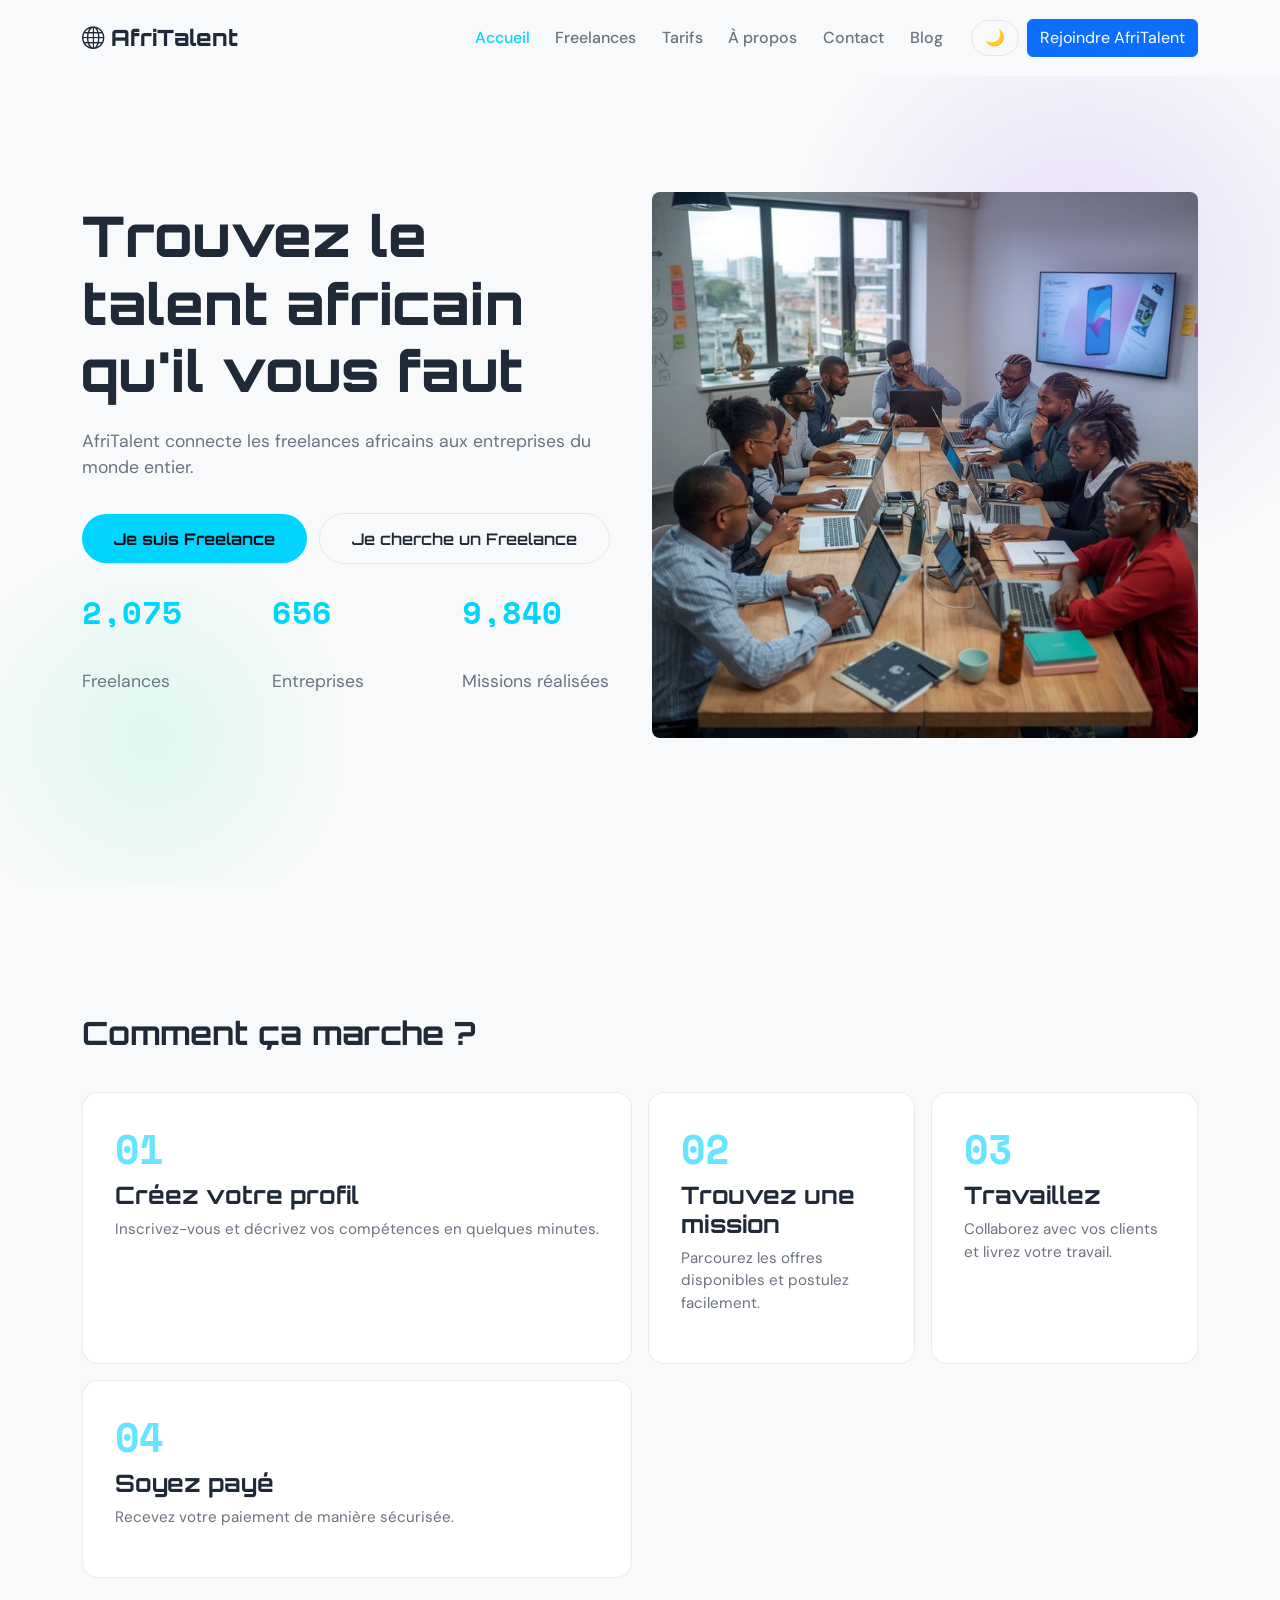
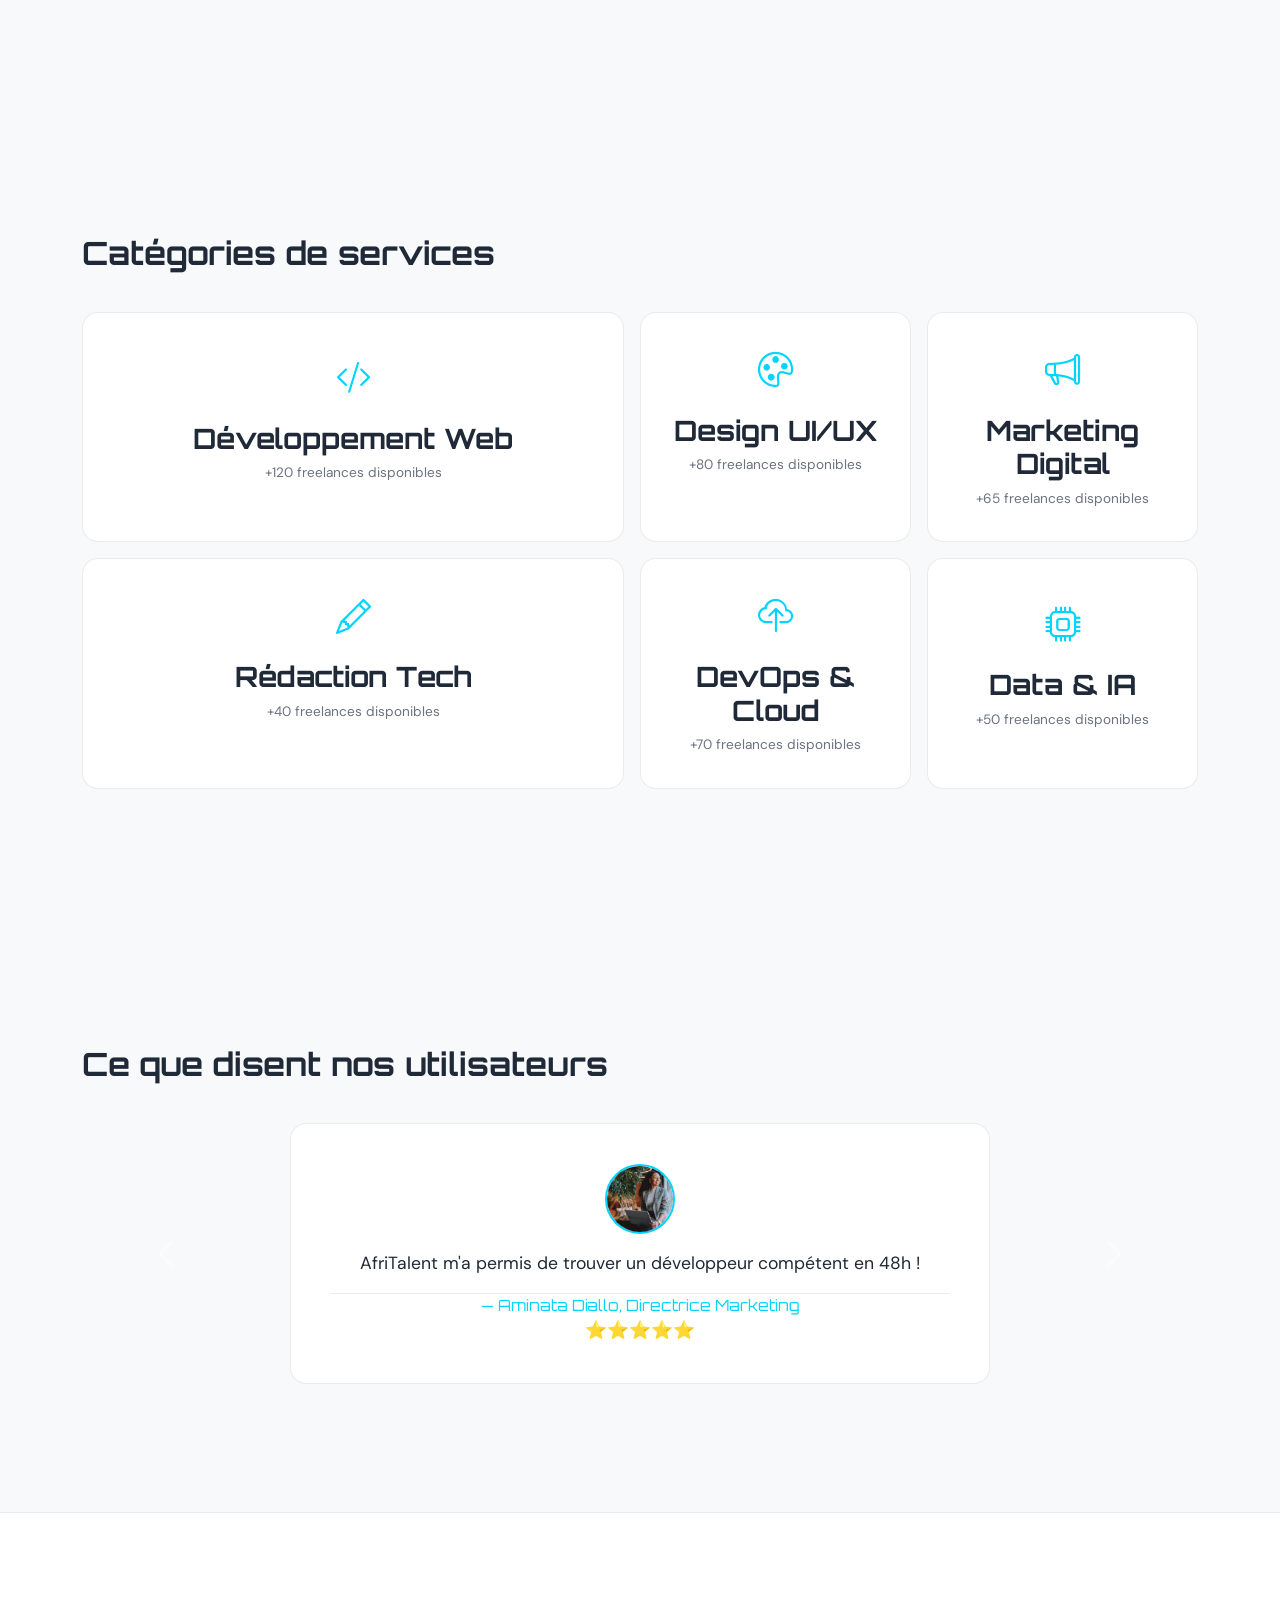
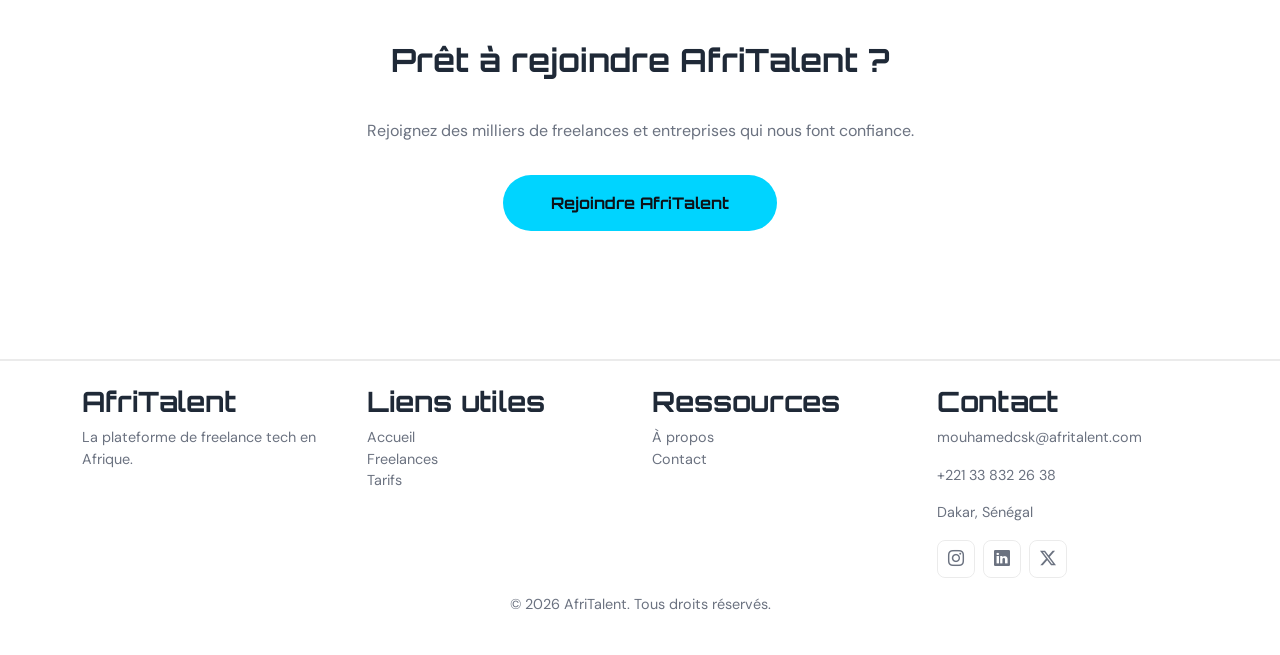
<file: index.html>
<!DOCTYPE html>
<html lang="fr">

<head>
  <meta charset="UTF-8">
  <meta name="viewport" content="width=device-width, initial-scale=1.0">
  <title>AfriTalent — Accueil</title>
  <link href="https://cdn.jsdelivr.net/npm/bootstrap@5.3.0/dist/css/bootstrap.min.css" rel="stylesheet">
  <link rel="stylesheet" href="https://cdn.jsdelivr.net/npm/bootstrap-icons@1.11.0/font/bootstrap-icons.css">
  <link rel="stylesheet" href="css/style.css">
</head>

<body>

  <!-- NAVBAR -->
  <nav class="navbar navbar-expand-lg">
    <div class="container">
      <a class="navbar-brand" href="index.html">
        <i class="bi bi-globe"></i> AfriTalent
      </a>
      
      <button class="navbar-toggler" type="button" data-bs-toggle="collapse" data-bs-target="#navMenu"
        aria-controls="navMenu" aria-expanded="false" aria-label="Toggle navigation">
        <span class="navbar-toggler-icon"></span>
      </button>
      <div class="collapse navbar-collapse" id="navMenu">
        <ul class="navbar-nav ms-auto">
          <li class="nav-item"><a class="nav-link active" href="index.html">Accueil</a></li>
          <li class="nav-item"><a class="nav-link" href="freelances.html">Freelances</a></li>
          <li class="nav-item"><a class="nav-link" href="tarifs.html">Tarifs</a></li>
          <li class="nav-item"><a class="nav-link" href="about.html">À propos</a></li>
          <li class="nav-item"><a class="nav-link" href="contact.html">Contact</a></li>
          <li class="nav-item"><a class="nav-link" href="index.html">Blog</a></li>
        </ul>
        <button id="btn-dark-mode" class="btn ms-3">🌙</button>
        <a href="contact.html" class="btn btn-primary ms-2">Rejoindre AfriTalent</a>
      </div>
    </div>
  </nav>

  <main>
    <!-- HERO -->
    <section id="hero">
      <div class="container py-5">
        <div class="row align-items-center">

          <!-- Texte à gauche -->
          <div class="col-md-6">
            <h1>Trouvez le talent africain qu'il vous faut</h1>
            <p>AfriTalent connecte les freelances africains aux entreprises du monde entier.</p>
            <a href="freelances.html" class="btn btn-primary me-2">Je suis Freelance</a>
            <a href="freelances.html" class="btn btn-outline-primary">Je cherche un Freelance</a>
            <div class="row mt-4">
              <div class="col-md-4">
                <p class="compteur" data-target="2500">0</p>
                <p>Freelances</p>
              </div>
              <div class="col-md-4">
                <p class="compteur" data-target="800">0</p>
                <p>Entreprises</p>
              </div>
              <div class="col-md-4">
                <p class="compteur" data-target="12000">0</p>
                <p>Missions réalisées</p>
              </div>
            </div>
          </div>

          <!-- Image à droite -->
          <div class="col-md-6">
            <img src="images/photo.jpg" alt="Équipe de freelances africains travaillant ensemble"
              class="img-fluid rounded-3">
          </div>

        </div>
      </div>
    </section>

    <!-- COMMENT CA MARCHE -->
    <section id="comment-ca-marche" class="fade-in">
      <div class="container py-5">
        <h2>Comment ça marche ?</h2>
        <div class="bento-grid">
          <div class="bento-item">
            <h3>01</h3>
            <h4>Créez votre profil</h4>
            <p>Inscrivez-vous et décrivez vos compétences en quelques minutes.</p>
          </div>
          <div class="bento-item">
            <h3>02</h3>
            <h4>Trouvez une mission</h4>
            <p>Parcourez les offres disponibles et postulez facilement.</p>
          </div>
          <div class="bento-item">
            <h3>03</h3>
            <h4>Travaillez</h4>
            <p>Collaborez avec vos clients et livrez votre travail.</p>
          </div>
          <div class="bento-item">
            <h3>04</h3>
            <h4>Soyez payé</h4>
            <p>Recevez votre paiement de manière sécurisée.</p>
          </div>
        </div>
      </div>
    </section>

    <!-- CATEGORIES -->
    <section id="categories" class="fade-in">
      <div class="container py-5">
        <h2>Catégories de services</h2>
        <div class="categories-bento">

          <div class="cat-item cat-large">
            <i class="bi bi-code-slash"></i>
            <h3>Développement Web</h3>
            <p>+120 freelances disponibles</p>
          </div>

          <div class="cat-item">
            <i class="bi bi-palette"></i>
            <h3>Design UI/UX</h3>
            <p>+80 freelances disponibles</p>
          </div>

          <div class="cat-item">
            <i class="bi bi-megaphone"></i>
            <h3>Marketing Digital</h3>
            <p>+65 freelances disponibles</p>
          </div>

          <div class="cat-item cat-large">
            <i class="bi bi-cpu"></i>
            <h3>Data & IA</h3>
            <p>+50 freelances disponibles</p>
          </div>

          <div class="cat-item">
            <i class="bi bi-pencil"></i>
            <h3>Rédaction Tech</h3>
            <p>+40 freelances disponibles</p>
          </div>

          <div class="cat-item">
            <i class="bi bi-cloud-upload"></i>
            <h3>DevOps & Cloud</h3>
            <p>+70 freelances disponibles</p>
          </div>

        </div>
      </div>
    </section>

    <!-- TEMOIGNAGES -->
    <section id="temoignages" class="fade-in">
      <div class="container py-5">
        <h2>Ce que disent nos utilisateurs</h2>
        <div id="carouselTemoignages" class="carousel slide" data-bs-ride="carousel">
          <div class="carousel-inner">

            <div class="carousel-item active">
              <blockquote class="blockquote text-center">
                <img src="images/fille1.png" alt="Photo de Aminata Diallo" class="rounded-circle mb-3" width="70"
                  height="70" style="object-fit:cover; border: 2px solid var(--primaire);">
                <p>AfriTalent m'a permis de trouver un développeur compétent en 48h !</p>
                <footer class="blockquote-footer">Aminata Diallo, Directrice Marketing</footer>⭐⭐⭐⭐⭐
              </blockquote>
            </div>

            <div class="carousel-item">
              <blockquote class="blockquote text-center">
                <img src="images/garcon1.png" alt="Photo de Ousseynou Diagne" class="rounded-circle mb-3" width="70"
                  height="70" style="object-fit:cover; border: 2px solid var(--primaire);">
                <p>Grâce à AfriTalent j'ai doublé mes revenus en 3 mois.</p>
                <footer class="blockquote-footer">Ousseynou Diagne, Développeur Web</footer>⭐⭐⭐⭐⭐
              </blockquote>
            </div>

            <div class="carousel-item">
              <blockquote class="blockquote text-center">
                <img src="images/fille2.png" alt="Photo de Sarah Touré" class="rounded-circle mb-3" width="70"
                  height="70" style="object-fit:cover; border: 2px solid var(--primaire);">
                <p>La meilleure plateforme pour trouver des talents africains.</p>
                <footer class="blockquote-footer">Sarah Touré, CEO StartupTech</footer>⭐⭐⭐⭐⭐
              </blockquote>
            </div>

          </div>
          <button class="carousel-control-prev" type="button" data-bs-target="#carouselTemoignages"
            data-bs-slide="prev">
            <span class="carousel-control-prev-icon"></span>
          </button>
          <button class="carousel-control-next" type="button" data-bs-target="#carouselTemoignages"
            data-bs-slide="next">
            <span class="carousel-control-next-icon"></span>
          </button>
        </div>
      </div>
    </section>

    <!-- CTA -->
    <section id="cta" class="fade-in">
      <div class="container py-5 text-center">
        <h2>Prêt à rejoindre AfriTalent ?</h2>
        <p>Rejoignez des milliers de freelances et entreprises qui nous font confiance.</p>
        <a href="contact.html" class="btn btn-success btn-lg">Rejoindre AfriTalent</a>
      </div>
    </section>

  </main>

  <!-- FOOTER -->
  <footer class="py-4">
    <div class="container">
      <div class="row">
        <div class="col-md-3">
          <h3>AfriTalent</h3>
          <p>La plateforme de freelance tech en Afrique.</p>
        </div>
        <div class="col-md-3">
          <h3>Liens utiles</h3>
          <ul class="list-unstyled">
            <li><a href="index.html">Accueil</a></li>
            <li><a href="freelances.html">Freelances</a></li>
            <li><a href="tarifs.html">Tarifs</a></li>
          </ul>
        </div>
        <div class="col-md-3">
          <h3>Ressources</h3>
          <ul class="list-unstyled">
            <li><a href="about.html">À propos</a></li>
            <li><a href="contact.html">Contact</a></li>
          </ul>
        </div>
        <div class="col-md-3">
          <h3>Contact</h3>
          <p>mouhamedcsk@afritalent.com</p>
          <p>+221 33 832 26 38</p>
          <p>Dakar, Sénégal</p>
          <div class="d-flex gap-2 mt-3">
            <a href="#" class="btn-social" aria-label="Instagram">
              <i class="bi bi-instagram"></i>
            </a>
            <a href="#" class="btn-social" aria-label="LinkedIn">
              <i class="bi bi-linkedin"></i>
            </a>
            <a href="#" class="btn-social" aria-label="X (Twitter)">
              <i class="bi bi-twitter-x"></i>
            </a>
          </div>
        </div>
      </div> <!-- fin row -->
      <p class="text-center mt-3">&copy; <span id="annee"></span> AfriTalent. Tous droits réservés.</p>
    </div> <!-- fin container -->
  </footer>
  <button id="btn-top">↑</button>

  <script src="https://cdn.jsdelivr.net/npm/bootstrap@5.3.0/dist/js/bootstrap.bundle.min.js"></script>
  <script src="js/main.js"></script>
</body>

</html>
</file>
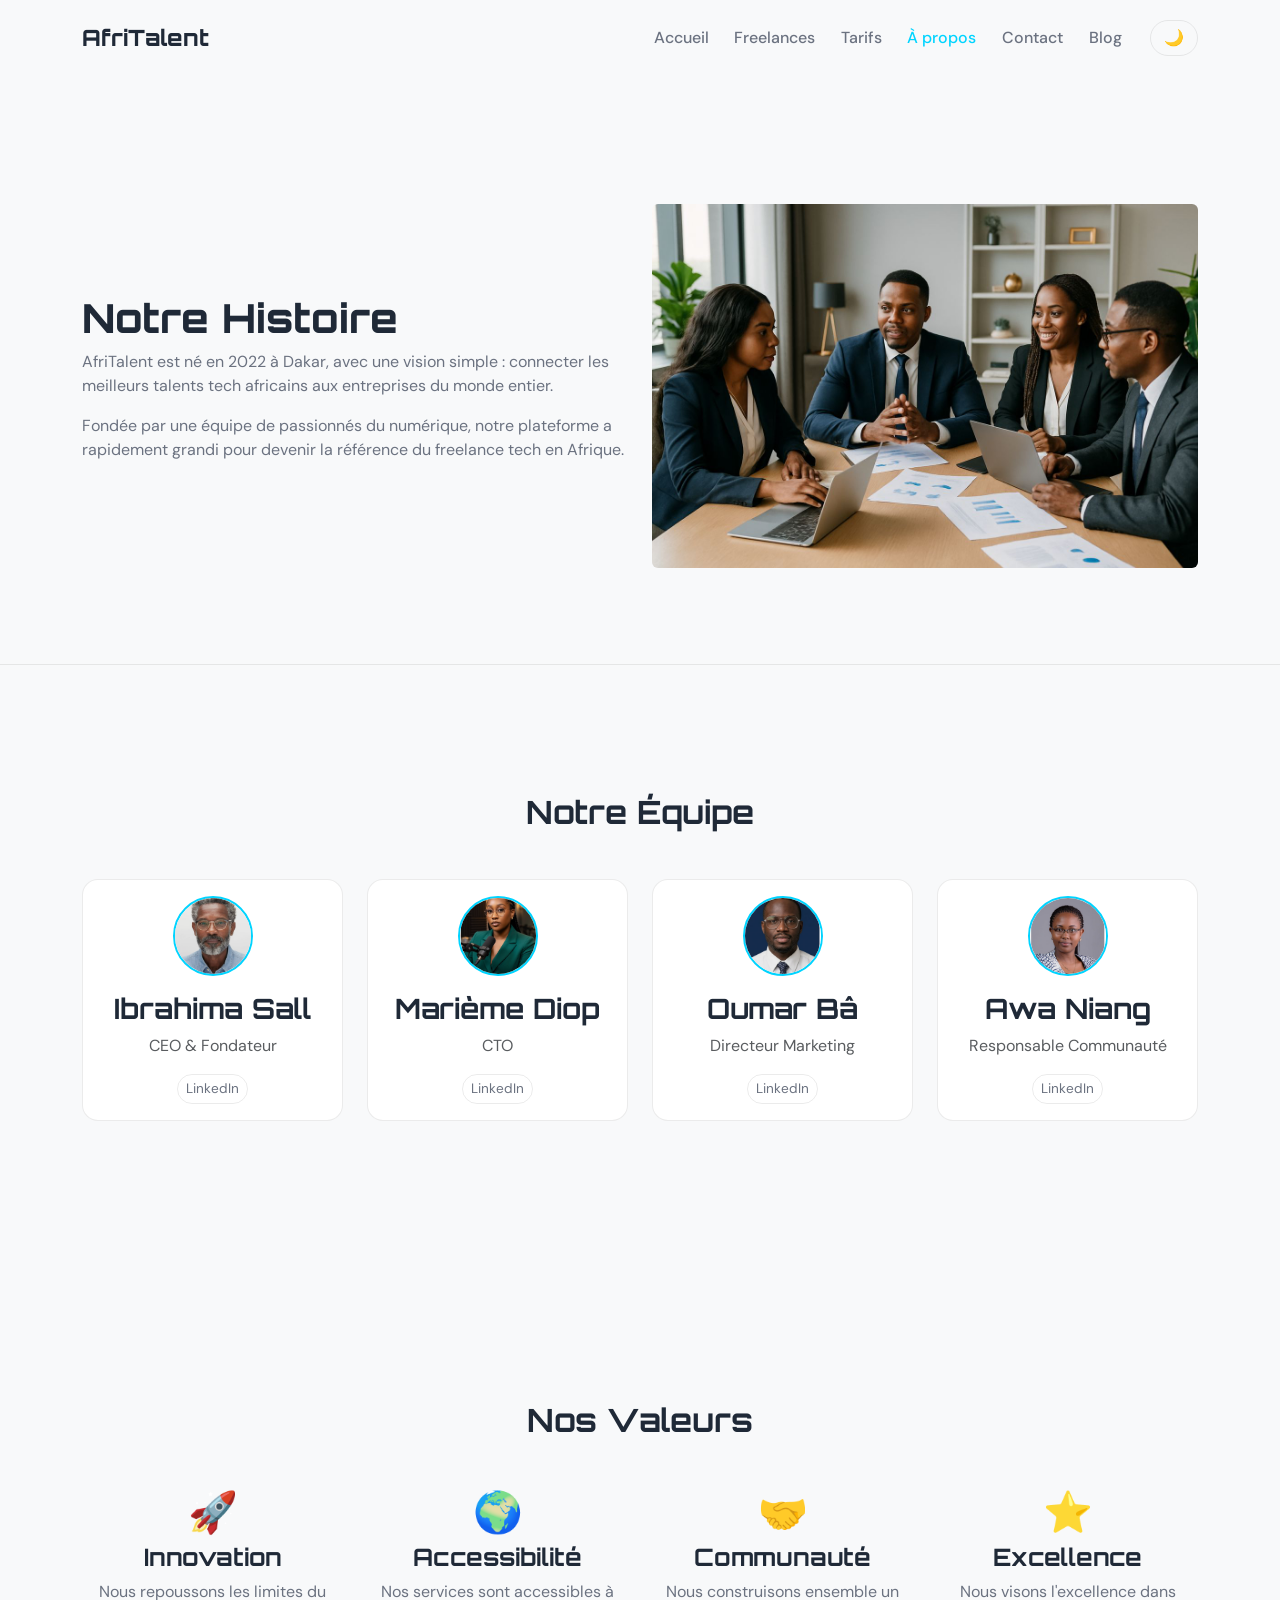
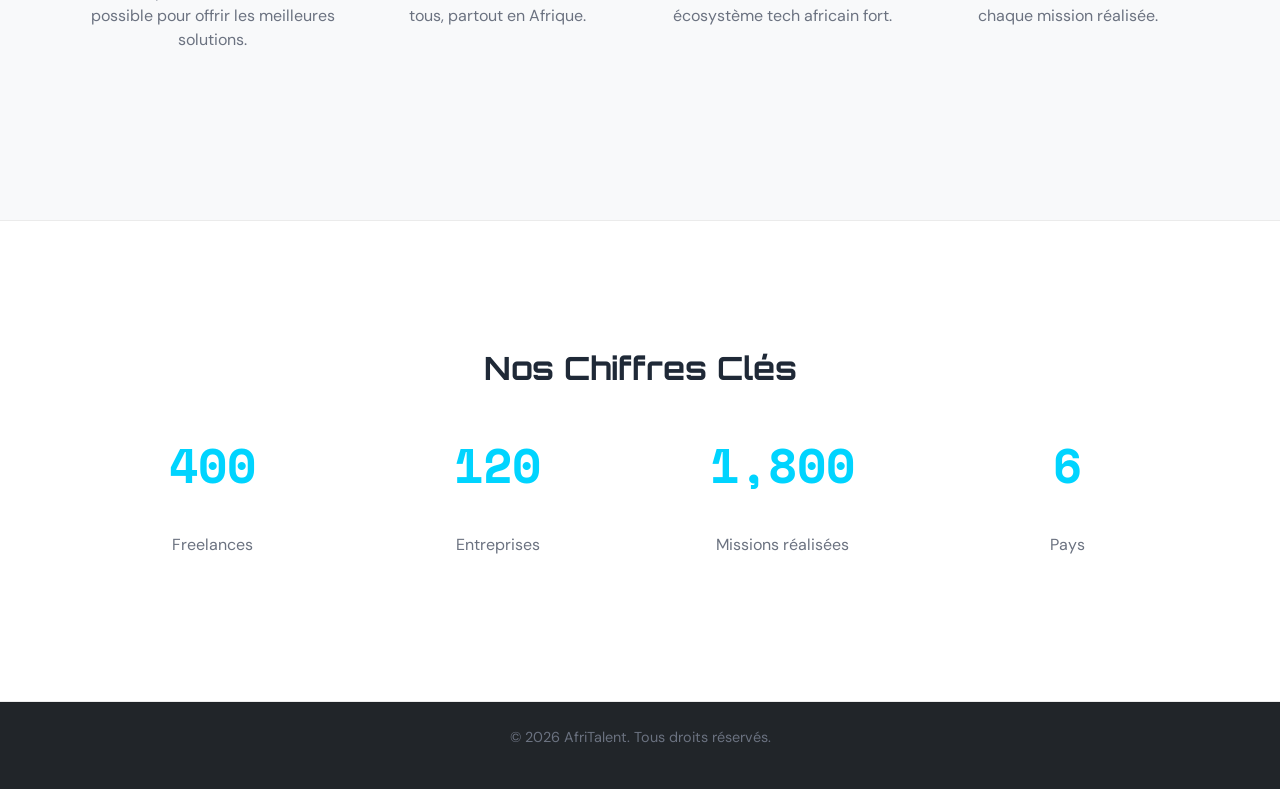
<file: about.html>
<!DOCTYPE html>
<html lang="fr">

<head>
  <meta charset="UTF-8">
  <meta name="viewport" content="width=device-width, initial-scale=1.0">
  <title>AfriTalent — À propos</title>
  <link href="https://cdn.jsdelivr.net/npm/bootstrap@5.3.0/dist/css/bootstrap.min.css" rel="stylesheet">
  <link rel="stylesheet" href="css/style.css">
</head>

<body>


  <!-- NAVBAR -->
  <nav class="navbar navbar-expand-lg navbar-dark bg-dark">
    <div class="container">
      <a class="navbar-brand" href="index.html">AfriTalent</a>
      <button class="navbar-toggler" type="button" data-bs-toggle="collapse" data-bs-target="#navMenu"
        aria-controls="navMenu" aria-expanded="false" aria-label="Toggle navigation">
        <span class="navbar-toggler-icon"></span>
      </button>
      <div class="collapse navbar-collapse" id="navMenu">
        <ul class="navbar-nav ms-auto">
          <li class="nav-item"><a class="nav-link" href="index.html">Accueil</a></li>
          <li class="nav-item"><a class="nav-link" href="freelances.html">Freelances</a></li>
          <li class="nav-item"><a class="nav-link" href="tarifs.html">Tarifs</a></li>
          <li class="nav-item"><a class="nav-link active" href="about.html">À propos</a></li>
          <li class="nav-item"><a class="nav-link" href="contact.html">Contact</a></li>
          <li class="nav-item"><a class="nav-link" href="index.html">Blog</a></li>
        </ul>
        <button id="btn-dark-mode" class="btn ms-3">🌙</button>
      </div>
    </div>
  </nav>

  <main>

    <!-- NOTRE HISTOIRE -->
    <section id="histoire" class="page-header fade-in">
      <div class="container py-5">
        <div class="row align-items-center">
          <div class="col-md-6">
            <h1>Notre Histoire</h1>
            <p>AfriTalent est né en 2022 à Dakar, avec une vision simple : connecter les meilleurs talents tech
              africains aux entreprises du monde entier.</p>
            <p>Fondée par une équipe de passionnés du numérique, notre plateforme a rapidement grandi pour devenir la
              référence du freelance tech en Afrique.</p>
          </div>
          <div class="col-md-6">
            <img src="images/photo1.jpg" alt="L'équipe AfriTalent" class="img-fluid rounded">
          </div>
        </div>
      </div>
    </section>

    <!-- L'EQUIPE -->
    <section id="equipe" class="fade-in">
      <div class="container py-5">
        <h2 class="text-center mb-5">Notre Équipe</h2>
        <div class="row">

          <div class="col-md-3 mb-4">
            <div class="card text-center h-100">
              <div class="card-body">
                <img src="images/about1.png" alt="Ibrahima Sall" class="rounded-circle mb-3" width="80" height="80">
                <h3>Ibrahima Sall</h3>
                <p class="text-muted">CEO & Fondateur</p>
                <a href="#" class="btn btn-sm btn-outline-primary">LinkedIn</a>
              </div>
            </div>
          </div>

          <div class="col-md-3 mb-4">
            <div class="card text-center h-100">
              <div class="card-body">
                <img src="images/about3.png" alt="Marième Diop" class="rounded-circle mb-3" width="80" height="80">
                <h3>Marième Diop</h3>
                <p class="text-muted">CTO</p>
                <a href="#" class="btn btn-sm btn-outline-primary">LinkedIn</a>
              </div>
            </div>
          </div>

          <div class="col-md-3 mb-4">
            <div class="card text-center h-100">
              <div class="card-body">
                <img src="images/about2.png" alt="Oumar Bâ" class="rounded-circle mb-3" width="80" height="80">
                <h3>Oumar Bâ</h3>
                <p class="text-muted">Directeur Marketing</p>
                <a href="#" class="btn btn-sm btn-outline-primary">LinkedIn</a>
              </div>
            </div>
          </div>

          <div class="col-md-3 mb-4">
            <div class="card text-center h-100">
              <div class="card-body">
                <img src="images/about4.png" alt="Awa Niang" class="rounded-circle mb-3" width="80" height="80">
                <h3>Awa Niang</h3>
                <p class="text-muted">Responsable Communauté</p>
                <a href="#" class="btn btn-sm btn-outline-primary">LinkedIn</a>
              </div>
            </div>
          </div>

        </div>
      </div>
    </section>

    <!-- NOS VALEURS -->
    <section id="valeurs" class="fade-in">
      <div class="container py-5">
        <h2 class="text-center mb-5">Nos Valeurs</h2>
        <div class="row">
          <div class="col-md-3 mb-4 text-center">
            <h3>🚀</h3>
            <h4>Innovation</h4>
            <p>Nous repoussons les limites du possible pour offrir les meilleures solutions.</p>
          </div>
          <div class="col-md-3 mb-4 text-center">
            <h3>🌍</h3>
            <h4>Accessibilité</h4>
            <p>Nos services sont accessibles à tous, partout en Afrique.</p>
          </div>
          <div class="col-md-3 mb-4 text-center">
            <h3>🤝</h3>
            <h4>Communauté</h4>
            <p>Nous construisons ensemble un écosystème tech africain fort.</p>
          </div>
          <div class="col-md-3 mb-4 text-center">
            <h3>⭐</h3>
            <h4>Excellence</h4>
            <p>Nous visons l'excellence dans chaque mission réalisée.</p>
          </div>
        </div>
      </div>
    </section>

    <!-- CHIFFRES CLES -->
    <section id="chiffres" class="fade-in">
      <div class="container py-5">
        <h2 class="text-center mb-5">Nos Chiffres Clés</h2>
        <div class="row text-center">
          <div class="col-md-3">
            <h2 class="compteur" data-target="2500">0</h2>
            <p>Freelances</p>
          </div>
          <div class="col-md-3">
            <h2 class="compteur" data-target="800">0</h2>
            <p>Entreprises</p>
          </div>
          <div class="col-md-3">
            <h2 class="compteur" data-target="12000">0</h2>
            <p>Missions réalisées</p>
          </div>
          <div class="col-md-3">
            <h2 class="compteur" data-target="45">0</h2>
            <p>Pays</p>
          </div>
        </div>
      </div>
    </section>

  </main>

  <!-- FOOTER -->
  <footer class="bg-dark text-white py-4">
    <div class="container">
      <p class="text-center">&copy; <span id="annee"></span> AfriTalent. Tous droits réservés.</p>
    </div>
  </footer>

  <script src="https://cdn.jsdelivr.net/npm/bootstrap@5.3.0/dist/js/bootstrap.bundle.min.js"></script>
  <script src="js/main.js"></script>
  <button id="btn-top">↑</button>
</body>

</html>
</file>
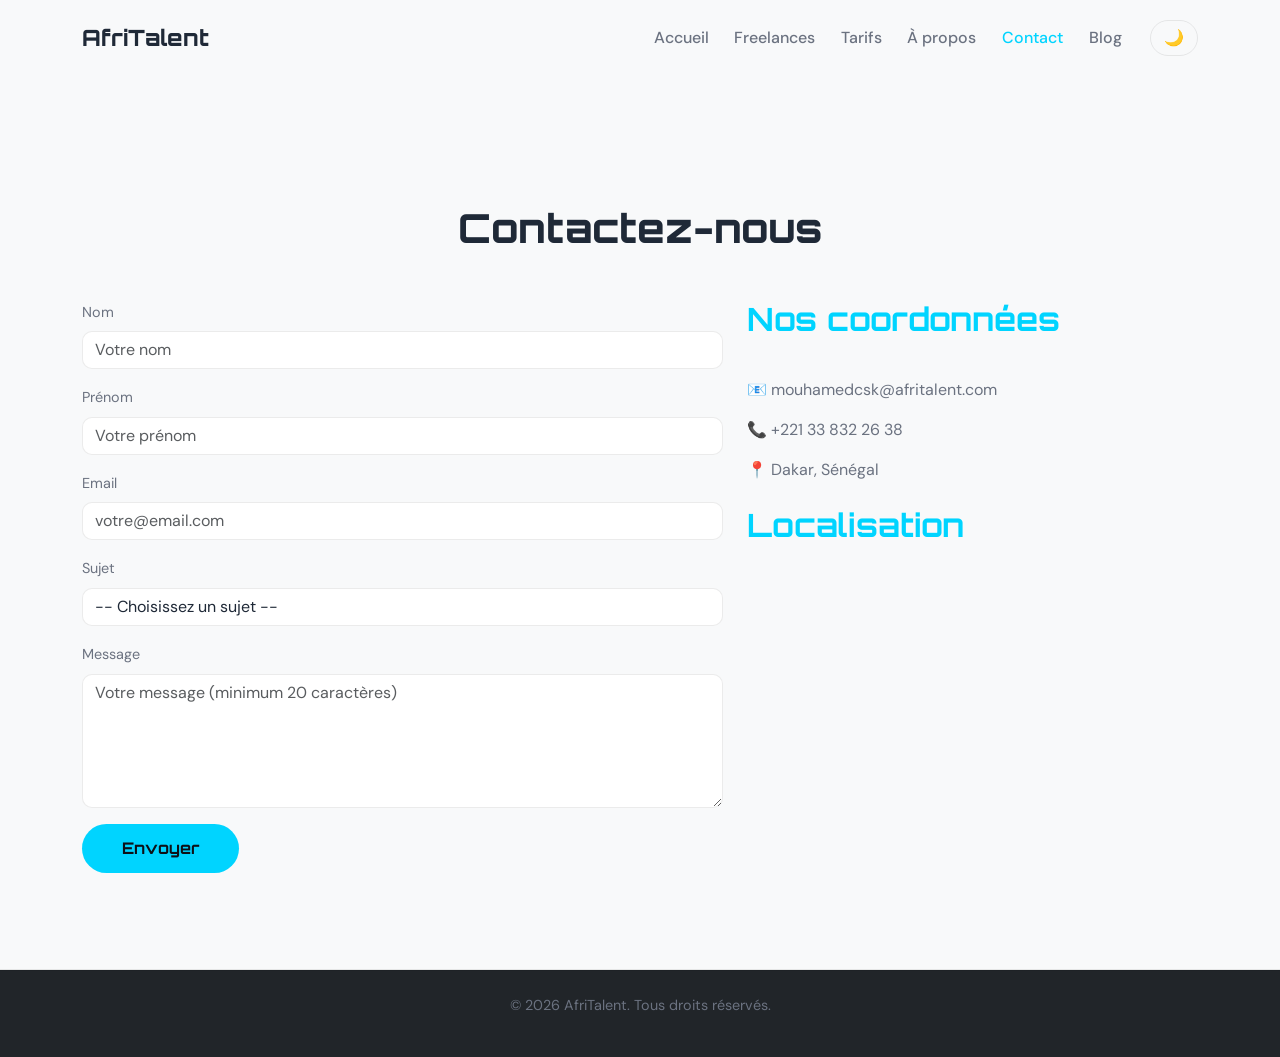
<file: contact.html>
<!DOCTYPE html>
<html lang="fr">

<head>
  <meta charset="UTF-8">
  <meta name="viewport" content="width=device-width, initial-scale=1.0">
  <title>AfriTalent — Contact</title>
  <link href="https://cdn.jsdelivr.net/npm/bootstrap@5.3.0/dist/css/bootstrap.min.css" rel="stylesheet">
  <link rel="stylesheet" href="css/style.css">
</head>

<body>

  <!-- NAVBAR -->
  <nav class="navbar navbar-expand-lg">
    <div class="container">
      <a class="navbar-brand" href="index.html">AfriTalent</a>
      <button class="navbar-toggler" type="button" data-bs-toggle="collapse" data-bs-target="#navMenu"
        aria-controls="navMenu" aria-expanded="false" aria-label="Toggle navigation">
        <span class="navbar-toggler-icon"></span>
      </button>
      <div class="collapse navbar-collapse" id="navMenu">
        <ul class="navbar-nav ms-auto">
          <li class="nav-item"><a class="nav-link" href="index.html">Accueil</a></li>
          <li class="nav-item"><a class="nav-link" href="freelances.html">Freelances</a></li>
          <li class="nav-item"><a class="nav-link" href="tarifs.html">Tarifs</a></li>
          <li class="nav-item"><a class="nav-link" href="about.html">À propos</a></li>
          <li class="nav-item"><a class="nav-link active" href="contact.html">Contact</a></li>
          <li class="nav-item"><a class="nav-link" href="index.html">Blog</a></li>
        </ul>
        <button id="btn-dark-mode" class="btn ms-3">🌙</button>
      </div>
    </div>
  </nav>

  <main>
    <section id="contact" class="page-header fade-in">
      <div class="container py-5">
        <h1 class="text-center mb-5">Contactez-nous</h1>
        <div class="row">

          <!-- FORMULAIRE -->
          <div class="col-md-7">
            <div id="message-succes" class="alert alert-success d-none">
              ✅ Votre message a bien été envoyé ! Nous vous répondrons sous 24h.
            </div>
            <div id="formulaire-contact">
              <div class="mb-3">
                <label for="nom" class="form-label">Nom</label>
                <input type="text" class="form-control" id="nom" placeholder="Votre nom">
                <div class="text-danger" id="erreur-nom"></div>
              </div>
              <div class="mb-3">
                <label for="prenom" class="form-label">Prénom</label>
                <input type="text" class="form-control" id="prenom" placeholder="Votre prénom">
                <div class="text-danger" id="erreur-prenom"></div>
              </div>
              <div class="mb-3">
                <label for="email" class="form-label">Email</label>
                <input type="email" class="form-control" id="email" placeholder="votre@email.com">
                <div class="text-danger" id="erreur-email"></div>
              </div>
              <div class="mb-3">
                <label for="sujet" class="form-label">Sujet</label>
                <select class="form-select" id="sujet">
                  <option value="">-- Choisissez un sujet --</option>
                  <option value="info">Demande d'information</option>
                  <option value="support">Support technique</option>
                  <option value="partenariat">Partenariat</option>
                  <option value="autre">Autre</option>
                </select>
                <div class="text-danger" id="erreur-sujet"></div>
              </div>
              <div class="mb-3">
                <label for="message" class="form-label">Message</label>
                <textarea class="form-control" id="message" rows="5"
                  placeholder="Votre message (minimum 20 caractères)"></textarea>
                <div class="text-danger" id="erreur-message"></div>
              </div>
              <button type="button" class="btn btn-primary" id="btn-envoyer">Envoyer</button>
            </div>
          </div>

          <!-- INFOS CONTACT -->
          <div class="col-md-5">
            <h2>Nos coordonnées</h2>
            <p>📧 mouhamedcsk@afritalent.com</p>
            <p>📞 +221 33 832 26 38</p>
            <p>📍 Dakar, Sénégal</p>
            <h2 class="mt-4">Localisation</h2>
            <iframe
              src="https://www.google.com/maps/embed?pb=!1m18!1m12!1m3!1d15418.5!2d-17.4833!3d14.7667!2m3!1f0!2f0!3f0!3m2!1i1024!2i768!4f13.1!3m3!1m2!1s0xec172b0b7e8b4a1%3A0x1234567890abcdef!2sYoff%2C%20Dakar%2C%20S%C3%A9n%C3%A9gal!5e0!3m2!1sfr!2sfr"
              height="250" style="border:0; border-radius:10px; width:100%;" allowfullscreen="" loading="lazy">
            </iframe>
          </div>

        </div>
      </div>
    </section>
  </main>

  <!-- FOOTER -->
  <footer class="bg-dark text-white py-4">
    <div class="container">
      <p class="text-center">&copy; <span id="annee"></span> AfriTalent. Tous droits réservés.</p>
    </div>
  </footer>

  <script src="https://cdn.jsdelivr.net/npm/bootstrap@5.3.0/dist/js/bootstrap.bundle.min.js"></script>
  <script src="js/main.js"></script>
  <button id="btn-top">↑</button>
</body>

</html>
</file>
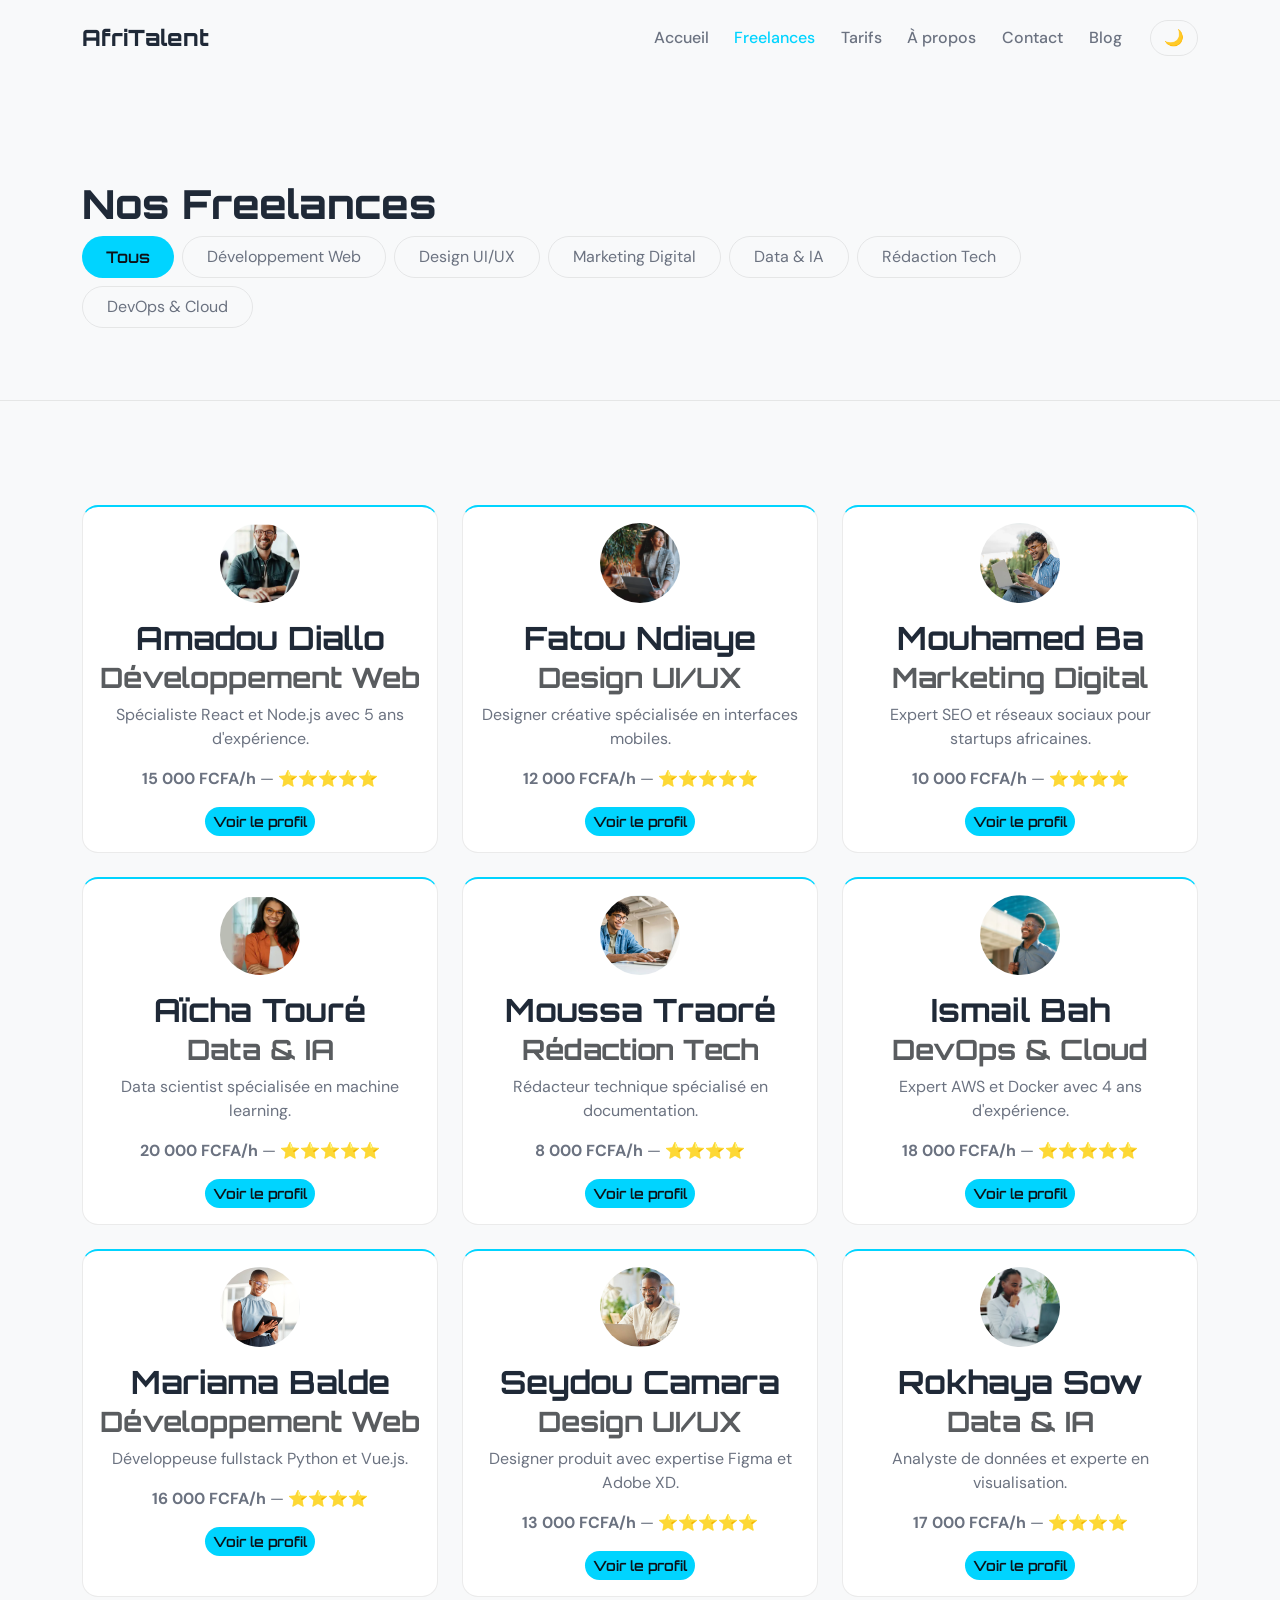
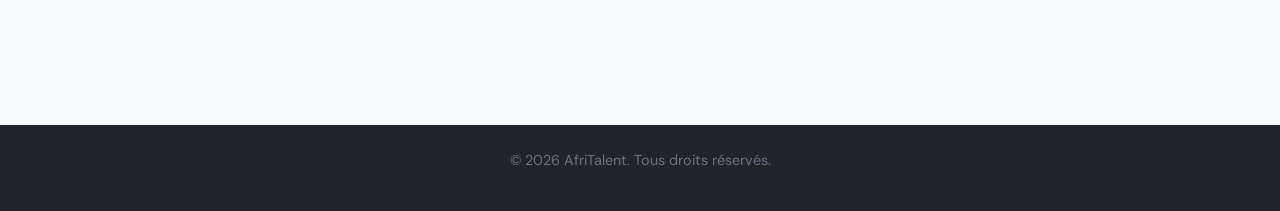
<file: freelances.html>
<!DOCTYPE html>
<html lang="fr">

<head>
  <meta charset="UTF-8">
  <meta name="viewport" content="width=device-width, initial-scale=1.0">
  <title>AfriTalent — Freelances</title>
  <link href="https://cdn.jsdelivr.net/npm/bootstrap@5.3.0/dist/css/bootstrap.min.css" rel="stylesheet">
  <link rel="stylesheet" href="css/style.css">
</head>

<body>

  <!-- NAVBAR -->
  <nav class="navbar navbar-expand-lg">
    <div class="container">
      <a class="navbar-brand" href="index.html">AfriTalent</a>
      <button class="navbar-toggler" type="button" data-bs-toggle="collapse" data-bs-target="#navMenu"
        aria-controls="navMenu" aria-expanded="false" aria-label="Toggle navigation">
        <span class="navbar-toggler-icon"></span>
      </button>
      <div class="collapse navbar-collapse" id="navMenu">
        <ul class="navbar-nav ms-auto">
          <li class="nav-item"><a class="nav-link" href="index.html">Accueil</a></li>
          <li class="nav-item"><a class="nav-link active" href="freelances.html">Freelances</a></li>
          <li class="nav-item"><a class="nav-link" href="tarifs.html">Tarifs</a></li>
          <li class="nav-item"><a class="nav-link" href="about.html">À propos</a></li>
          <li class="nav-item"><a class="nav-link" href="contact.html">Contact</a></li>
          <li class="nav-item"><a class="nav-link" href="index.html">Blog</a></li>
        </ul>
        <button id="btn-dark-mode" class="btn ms-3">🌙</button>
      </div>
    </div>
  </nav>

  <main>

    <!-- FILTRES -->
    <section id="filtres" class="page-header fade-in">
      <div class="container py-4">
        <h1>Nos Freelances</h1>
        <div class="d-flex gap-2 flex-wrap">
          <button class="btn btn-primary" data-categorie="tous">Tous</button>
          <button class="btn btn-outline-primary" data-categorie="dev">Développement Web</button>
          <button class="btn btn-outline-primary" data-categorie="design">Design UI/UX</button>
          <button class="btn btn-outline-primary" data-categorie="marketing">Marketing Digital</button>
          <button class="btn btn-outline-primary" data-categorie="data">Data & IA</button>
          <button class="btn btn-outline-primary" data-categorie="redaction">Rédaction Tech</button>
          <button class="btn btn-outline-primary" data-categorie="devops">DevOps & Cloud</button>
        </div>
      </div>
    </section>

    <!-- GRILLE FREELANCES -->
    <section id="freelances" class="fade-in">
      <div class="container py-4">
        <div class="row" id="grille-freelances">

          <div class="col-12 col-md-6 col-lg-4 mb-4" data-categorie="dev">
            <div class="card h-100">
              <div class="card-body text-center">
                <img src="images/garcon1.png" alt="Photo de Amadou Diallo" class="rounded-circle mb-3" width="80"
                  height="80" style="object-fit:cover;">
                <h2 class="card-title">Amadou Diallo</h2>
                <h3 class="card-subtitle text-muted">Développement Web</h3>
                <p class="card-text mt-2">Spécialiste React et Node.js avec 5 ans d'expérience.</p>
                <p><strong>15 000 FCFA/h</strong> — ⭐⭐⭐⭐⭐</p>
                <a href="#" class="btn btn-primary btn-sm">Voir le profil</a>
              </div>
            </div>
          </div>

          <div class="col-12 col-md-6 col-lg-4 mb-4" data-categorie="design">
            <div class="card h-100">
              <div class="card-body text-center">
                <img src="images/fille1.png" alt="Photo de Fatou Ndiaye" class="rounded-circle mb-3" width="80"
                  height="80" style="object-fit:cover;">
                <h2 class="card-title">Fatou Ndiaye</h2>
                <h3 class="card-subtitle text-muted">Design UI/UX</h3>
                <p class="card-text mt-2">Designer créative spécialisée en interfaces mobiles.</p>
                <p><strong>12 000 FCFA/h</strong> — ⭐⭐⭐⭐⭐</p>
                <a href="#" class="btn btn-primary btn-sm">Voir le profil</a>
              </div>
            </div>
          </div>

          <div class="col-12 col-md-6 col-lg-4 mb-4" data-categorie="marketing">
            <div class="card h-100">
              <div class="card-body text-center">
                <img src="images/garcon2.png" alt="Photo de Kofi Mensah" class="rounded-circle mb-3" width="80"
                  height="80" style="object-fit:cover;">
                <h2 class="card-title">Mouhamed Ba</h2>
                <h3 class="card-subtitle text-muted">Marketing Digital</h3>
                <p class="card-text mt-2">Expert SEO et réseaux sociaux pour startups africaines.</p>
                <p><strong>10 000 FCFA/h</strong> — ⭐⭐⭐⭐</p>
                <a href="#" class="btn btn-primary btn-sm">Voir le profil</a>
              </div>
            </div>
          </div>

          <div class="col-12 col-md-6 col-lg-4 mb-4" data-categorie="data">
            <div class="card h-100">
              <div class="card-body text-center">
                <img src="images/fille2.png" alt="Photo de Aïcha Touré" class="rounded-circle mb-3" width="80"
                  height="80" style="object-fit:cover;">
                <h2 class="card-title">Aïcha Touré</h2>
                <h3 class="card-subtitle text-muted">Data & IA</h3>
                <p class="card-text mt-2">Data scientist spécialisée en machine learning.</p>
                <p><strong>20 000 FCFA/h</strong> — ⭐⭐⭐⭐⭐</p>
                <a href="#" class="btn btn-primary btn-sm">Voir le profil</a>
              </div>
            </div>
          </div>

          <div class="col-12 col-md-6 col-lg-4 mb-4" data-categorie="redaction">
            <div class="card h-100">
              <div class="card-body text-center">
                <img src="images/garcon3.png" alt="Photo de Moussa Traoré" class="rounded-circle mb-3" width="80"
                  height="80" style="object-fit:cover;">
                <h2 class="card-title">Moussa Traoré</h2>
                <h3 class="card-subtitle text-muted">Rédaction Tech</h3>
                <p class="card-text mt-2">Rédacteur technique spécialisé en documentation.</p>
                <p><strong>8 000 FCFA/h</strong> — ⭐⭐⭐⭐</p>
                <a href="#" class="btn btn-primary btn-sm">Voir le profil</a>
              </div>
            </div>
          </div>

          <div class="col-12 col-md-6 col-lg-4 mb-4" data-categorie="devops">
            <div class="card h-100">
              <div class="card-body text-center">
                <img src="images/garcon4.png" alt="Photo de Ismail Bah" class="rounded-circle mb-3" width="80"
                  height="80" style="object-fit:cover;">
                <h2 class="card-title">Ismail Bah</h2>
                <h3 class="card-subtitle text-muted">DevOps & Cloud</h3>
                <p class="card-text mt-2">Expert AWS et Docker avec 4 ans d'expérience.</p>
                <p><strong>18 000 FCFA/h</strong> — ⭐⭐⭐⭐⭐</p>
                <a href="#" class="btn btn-primary btn-sm">Voir le profil</a>
              </div>
            </div>
          </div>

          <div class="col-12 col-md-6 col-lg-4 mb-4" data-categorie="dev">
            <div class="card h-100">
              <div class="card-body text-center">
                <img src="images/fille3.png" alt="Photo de Mariama Balde" class="rounded-circle mb-3" width="80"
                  height="80" style="object-fit:cover;">
                <h2 class="card-title">Mariama Balde</h2>
                <h3 class="card-subtitle text-muted">Développement Web</h3>
                <p class="card-text mt-2">Développeuse fullstack Python et Vue.js.</p>
                <p><strong>16 000 FCFA/h</strong> — ⭐⭐⭐⭐</p>
                <a href="#" class="btn btn-primary btn-sm">Voir le profil</a>
              </div>
            </div>
          </div>

          <div class="col-12 col-md-6 col-lg-4 mb-4" data-categorie="design">
            <div class="card h-100">
              <div class="card-body text-center">
                <img src="images/garcon5.png" alt="Photo de Seydou Camara" class="rounded-circle mb-3" width="80"
                  height="80" style="object-fit:cover;">
                <h2 class="card-title">Seydou Camara</h2>
                <h3 class="card-subtitle text-muted">Design UI/UX</h3>
                <p class="card-text mt-2">Designer produit avec expertise Figma et Adobe XD.</p>
                <p><strong>13 000 FCFA/h</strong> — ⭐⭐⭐⭐⭐</p>
                <a href="#" class="btn btn-primary btn-sm">Voir le profil</a>
              </div>
            </div>
          </div>

          <div class="col-12 col-md-6 col-lg-4 mb-4" data-categorie="data">
            <div class="card h-100">
              <div class="card-body text-center">
                <img src="images/fille4.png" alt="Photo de Rokhaya Sow" class="rounded-circle mb-3" width="80"
                  height="80" style="object-fit:cover;">
                <h2 class="card-title">Rokhaya Sow</h2>
                <h3 class="card-subtitle text-muted">Data & IA</h3>
                <p class="card-text mt-2">Analyste de données et experte en visualisation.</p>
                <p><strong>17 000 FCFA/h</strong> — ⭐⭐⭐⭐</p>
                <a href="#" class="btn btn-primary btn-sm">Voir le profil</a>
              </div>
            </div>
          </div>

        </div>
      </div>
    </section>

  </main>

  <!-- FOOTER -->
  <footer class="bg-dark text-white py-4">
    <div class="container">
      <p class="text-center">&copy; <span id="annee"></span> AfriTalent. Tous droits réservés.</p>
    </div>
  </footer>

  <script src="https://cdn.jsdelivr.net/npm/bootstrap@5.3.0/dist/js/bootstrap.bundle.min.js"></script>
  <script src="js/main.js"></script>
  <button id="btn-top">↑</button>
</body>

</html>
</file>
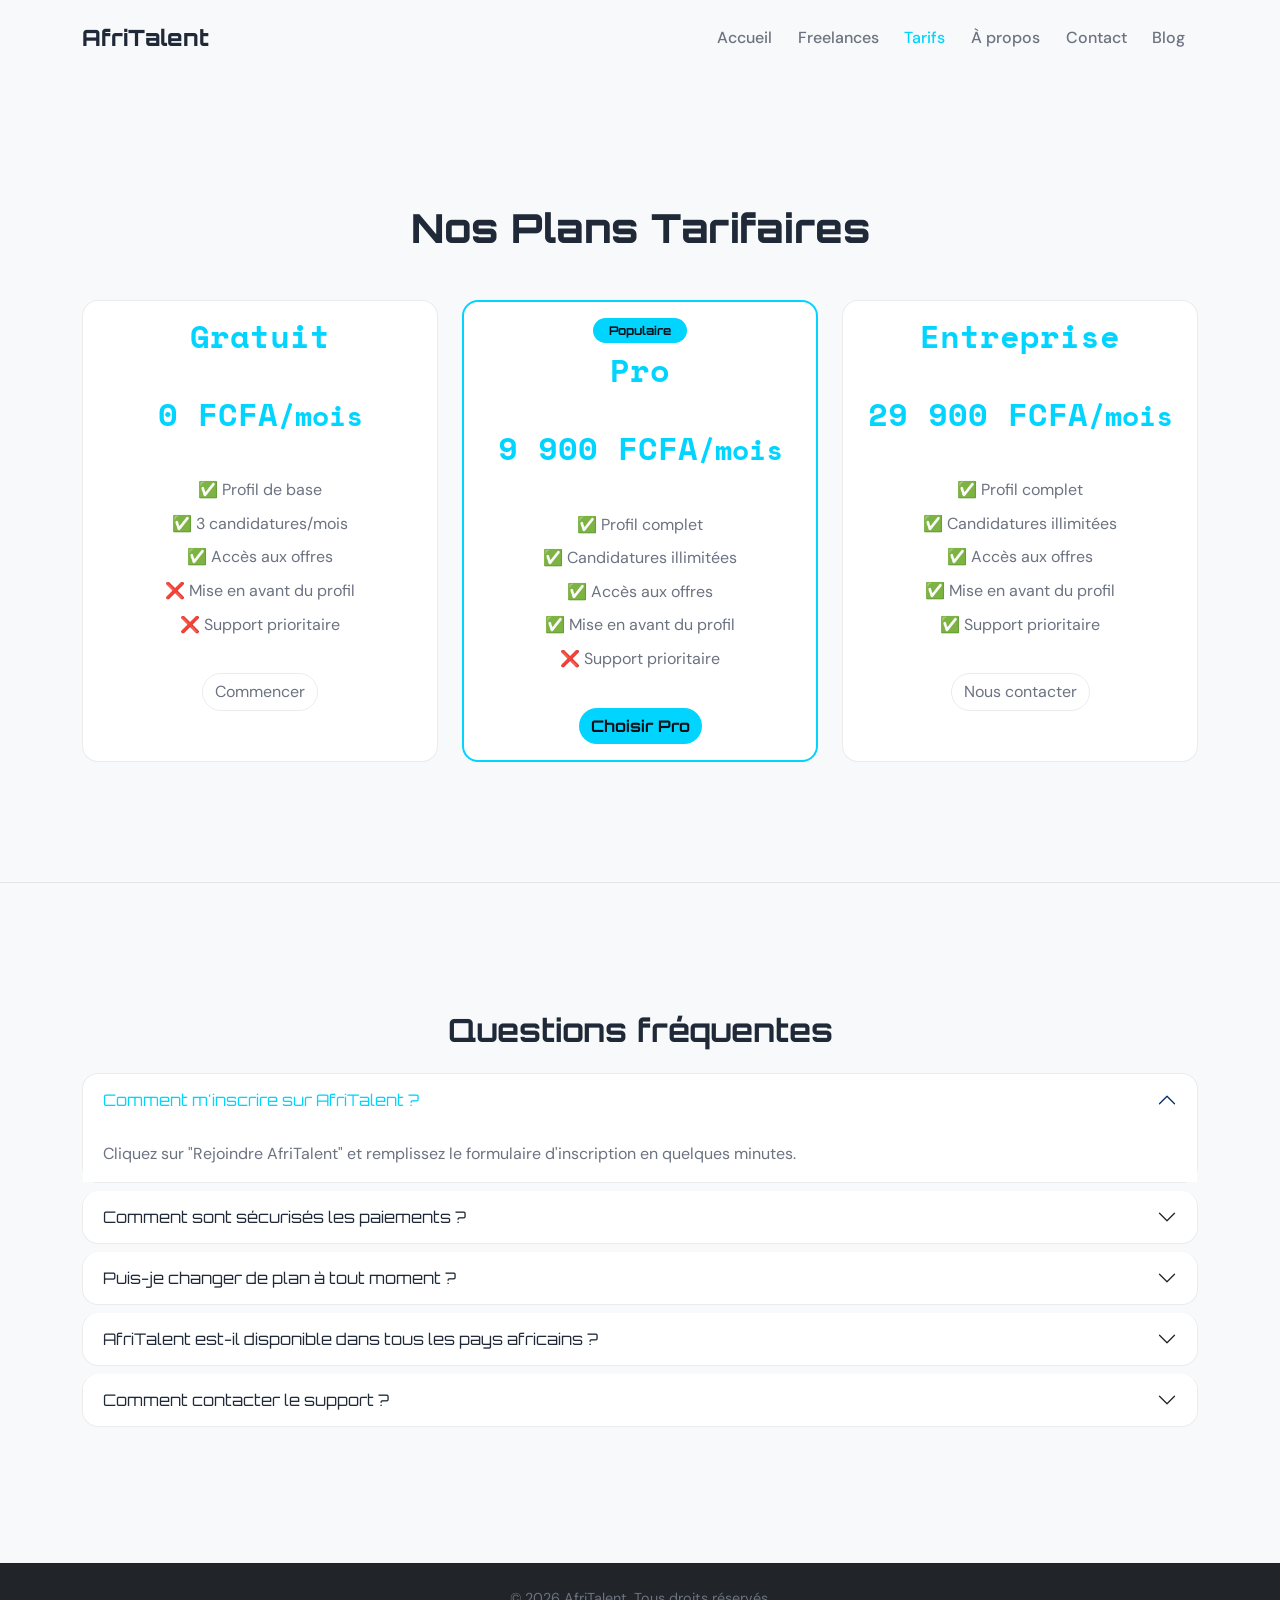
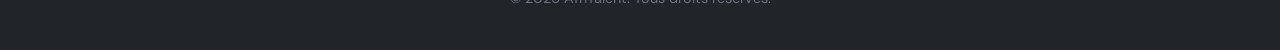
<file: tarifs.html>
<!DOCTYPE html>
<html lang="fr">

<head>
  <meta charset="UTF-8">
  <meta name="viewport" content="width=device-width, initial-scale=1.0">
  <title>AfriTalent — Tarifs</title>
  <link href="https://cdn.jsdelivr.net/npm/bootstrap@5.3.0/dist/css/bootstrap.min.css" rel="stylesheet">
  <link rel="stylesheet" href="css/style.css">
</head>

<body>

  <!-- NAVBAR -->
  <nav class="navbar navbar-expand-lg navbar-dark bg-dark">
    <div class="container">
      <a class="navbar-brand" href="index.html">AfriTalent</a>
      <button class="navbar-toggler" type="button" data-bs-toggle="collapse" data-bs-target="#navMenu"
        aria-controls="navMenu" aria-expanded="false" aria-label="Toggle navigation">
        <span class="navbar-toggler-icon"></span>
      </button>
      <div class="collapse navbar-collapse" id="navMenu">
        <ul class="navbar-nav ms-auto">
          <li class="nav-item"><a class="nav-link" href="index.html">Accueil</a></li>
          <li class="nav-item"><a class="nav-link" href="freelances.html">Freelances</a></li>
          <li class="nav-item"><a class="nav-link active" href="tarifs.html">Tarifs</a></li>
          <li class="nav-item"><a class="nav-link" href="about.html">À propos</a></li>
          <li class="nav-item"><a class="nav-link" href="contact.html">Contact</a></li>
          <li class="nav-item"><a class="nav-link" href="index.html">Blog</a></li>
        </ul>
      </div>
    </div>
  </nav>

  <main>

    <!-- SECTION TARIFS -->
    <section id="tarifs" class="page-header fade-in">
      <div class="container py-5">
        <h1 class="text-center mb-5">Nos Plans Tarifaires</h1>
        <div class="row justify-content-center">

          <!-- Plan Gratuit -->
          <div class="col-md-4 mb-4">
            <div class="card h-100">
              <div class="card-body text-center">
                <h2>Gratuit</h2>
                <h2>0 FCFA<small>/mois</small></h2>
                <ul class="list-unstyled mt-3">
                  <li>✅ Profil de base</li>
                  <li>✅ 3 candidatures/mois</li>
                  <li>✅ Accès aux offres</li>
                  <li>❌ Mise en avant du profil</li>
                  <li>❌ Support prioritaire</li>
                </ul>
                <a href="#" class="btn btn-outline-primary mt-3">Commencer</a>
              </div>
            </div>
          </div>

          <!-- Plan Pro (recommandé) -->
          <div class="col-md-4 mb-4">
            <div class="card h-100 border-primary">
              <div class="card-body text-center">
                <span class="badge bg-primary mb-2">Populaire</span>
                <h2>Pro</h2>
                <h2>9 900 FCFA<small>/mois</small></h2>
                <ul class="list-unstyled mt-3">
                  <li>✅ Profil complet</li>
                  <li>✅ Candidatures illimitées</li>
                  <li>✅ Accès aux offres</li>
                  <li>✅ Mise en avant du profil</li>
                  <li>❌ Support prioritaire</li>
                </ul>
                <a href="#" class="btn btn-primary mt-3">Choisir Pro</a>
              </div>
            </div>
          </div>

          <!-- Plan Entreprise -->
          <div class="col-md-4 mb-4">
            <div class="card h-100">
              <div class="card-body text-center">
                <h2>Entreprise</h2>
                <h2>29 900 FCFA<small>/mois</small></h2>
                <ul class="list-unstyled mt-3">
                  <li>✅ Profil complet</li>
                  <li>✅ Candidatures illimitées</li>
                  <li>✅ Accès aux offres</li>
                  <li>✅ Mise en avant du profil</li>
                  <li>✅ Support prioritaire</li>
                </ul>
                <a href="#" class="btn btn-outline-primary mt-3">Nous contacter</a>
              </div>
            </div>
          </div>

        </div>
      </div>
    </section>

    <!-- FAQ -->
    <section id="faq">
      <div class="container py-5">
        <h2 class="text-center mb-4">Questions fréquentes</h2>
        <div class="accordion" id="accordionFAQ">

          <div class="accordion-item">
            <h2 class="accordion-header">
              <button class="accordion-button" type="button" data-bs-toggle="collapse" data-bs-target="#faq1">
                Comment m'inscrire sur AfriTalent ?
              </button>
            </h2>
            <div id="faq1" class="accordion-collapse collapse show" data-bs-parent="#accordionFAQ">
              <div class="accordion-body">
                Cliquez sur "Rejoindre AfriTalent" et remplissez le formulaire d'inscription en quelques minutes.
              </div>
            </div>
          </div>

          <div class="accordion-item">
            <h2 class="accordion-header">
              <button class="accordion-button collapsed" type="button" data-bs-toggle="collapse" data-bs-target="#faq2">
                Comment sont sécurisés les paiements ?
              </button>
            </h2>
            <div id="faq2" class="accordion-collapse collapse" data-bs-parent="#accordionFAQ">
              <div class="accordion-body">
                Tous les paiements sont sécurisés via notre système de paiement certifié. Les fonds sont libérés
                uniquement après validation du travail.
              </div>
            </div>
          </div>

          <div class="accordion-item">
            <h2 class="accordion-header">
              <button class="accordion-button collapsed" type="button" data-bs-toggle="collapse" data-bs-target="#faq3">
                Puis-je changer de plan à tout moment ?
              </button>
            </h2>
            <div id="faq3" class="accordion-collapse collapse" data-bs-parent="#accordionFAQ">
              <div class="accordion-body">
                Oui, vous pouvez upgrader ou downgrader votre plan à tout moment depuis votre espace personnel.
              </div>
            </div>
          </div>

          <div class="accordion-item">
            <h2 class="accordion-header">
              <button class="accordion-button collapsed" type="button" data-bs-toggle="collapse" data-bs-target="#faq4">
                AfriTalent est-il disponible dans tous les pays africains ?
              </button>
            </h2>
            <div id="faq4" class="accordion-collapse collapse" data-bs-parent="#accordionFAQ">
              <div class="accordion-body">
                AfriTalent est disponible dans 45 pays africains. Nous continuons d'élargir notre couverture.
              </div>
            </div>
          </div>

          <div class="accordion-item">
            <h2 class="accordion-header">
              <button class="accordion-button collapsed" type="button" data-bs-toggle="collapse" data-bs-target="#faq5">
                Comment contacter le support ?
              </button>
            </h2>
            <div id="faq5" class="accordion-collapse collapse" data-bs-parent="#accordionFAQ">
              <div class="accordion-body">
                Vous pouvez contacter notre support via le formulaire de contact ou par email à support@afritalent.com.
              </div>
            </div>
          </div>

        </div>
      </div>
    </section>

  </main>

  <!-- FOOTER -->
  <footer class="bg-dark text-white py-4">
    <div class="container">
      <p class="text-center">&copy; <span id="annee"></span> AfriTalent. Tous droits réservés.</p>
    </div>
  </footer>

  <script src="https://cdn.jsdelivr.net/npm/bootstrap@5.3.0/dist/js/bootstrap.bundle.min.js"></script>
  <script src="js/main.js"></script>
</body>

</html>
</file>
<file: css/style.css>
@import url('https://fonts.googleapis.com/css2?family=Orbitron:wght@400;700;800&family=DM+Sans:wght@400;500;600&family=Space+Mono:wght@400;700&display=swap');

:root {
  --primaire: #00D4FF;
  --violet: #A855F7;
  --texte: #1F2937;
  --texte-muted: #6B7280;
  --fond: #F8F9FA;
  --fond-carte: #FFFFFF;
  --bordure: rgba(0, 0, 0, 0.08);
  --titre: #1F2937;
  --rayon: 16px;
  --ombre: 0 4px 20px rgba(0, 0, 0, 0.1);
  --police-titre: 'Orbitron', sans-serif;
  --police-corps: 'DM Sans', sans-serif;
  --police-mono: 'Space Mono', monospace;
}

body.dark-mode {
  --texte: #E2E8F0;
  --texte-muted: #94A3B8;
  --fond: #0F0A1E;
  --fond-carte: #1A1030;
  --bordure: rgba(255, 255, 255, 0.08);
  --titre: #FFFFFF;
}

* {
  margin: 0;
  padding: 0;
  box-sizing: border-box;
}

body {
  font-family: var(--police-corps);
  color: var(--texte);
  background-color: var(--fond);
  transition: background-color 0.3s ease, color 0.3s ease;
}

h1,
h2,
h3,
h4,
h5 {
  font-family: var(--police-titre);
  font-weight: 700;
}

a {
  text-decoration: none;
}

/* navbar */
.navbar {
  background: var(--fond) !important;
  border: none !important;
  backdrop-filter: none;
  padding: 1rem 0;
  position: sticky;
  top: 0;
  z-index: 1000;
  transition: all 0.3s ease;
}

body.dark-mode .navbar {
  background: var(--fond) !important;
}

.navbar.scrolled {
  background: var(--fond) !important;
  box-shadow: 0 4px 20px rgba(0, 0, 0, 0.12);
  backdrop-filter: blur(10px);
}

.navbar-brand {
  font-family: var(--police-titre);
  font-size: 1.4rem;
  font-weight: 800;
  color: var(--titre) !important;
}

.nav-link {
  color: var(--texte-muted) !important;
  font-weight: 500;
  margin: 0 0.3rem;
}

.nav-link:hover,
.nav-link.active {
  color: var(--primaire) !important;
}

#btn-dark-mode {
  background: transparent;
  border: 1px solid var(--bordure);
  border-radius: 50px;
  padding: 0.3rem 0.8rem;
  cursor: pointer;
  font-size: 1rem;
}

/* hero */
#hero {
  background: var(--fond);
  color: var(--texte);
  padding: 3rem 0 5rem;
  min-height: 90vh;
  display: flex;
  align-items: center;
  position: relative;
  overflow: hidden;
  margin-top: 0;
}

#hero::before {
  content: '';
  position: absolute;
  width: 600px;
  height: 600px;
  background: radial-gradient(circle, rgba(124, 58, 237, 0.15), transparent 70%);
  top: -100px;
  right: -100px;
  border-radius: 50%;
}

#hero::after {
  content: '';
  position: absolute;
  width: 400px;
  height: 400px;
  background: radial-gradient(circle, rgba(0, 245, 160, 0.1), transparent 70%);
  bottom: -50px;
  left: -50px;
  border-radius: 50%;
}

#hero h1 {
  font-family: var(--police-titre);
  font-size: 3.5rem;
  font-weight: 800;
  margin-bottom: 1.5rem;
  line-height: 1.2;
  color: var(--titre);
}

#hero p {
  font-size: 1.1rem;
  margin-bottom: 2rem;
  color: var(--texte-muted);
}

#hero .btn-primary {
  background: var(--primaire);
  border: none;
  color: #0D1117;
  padding: 0.8rem 2rem;
  border-radius: 50px;
  font-weight: 700;
  font-family: var(--police-titre);
}

#hero .btn-primary:hover {
  opacity: 0.9;
  transform: translateY(-2px);
}

#hero .btn-outline-primary {
  border: 1px solid var(--bordure);
  color: var(--texte);
  padding: 0.8rem 2rem;
  border-radius: 50px;
  font-weight: 600;
  background: transparent;
  font-family: var(--police-titre);
}

#hero .btn-outline-primary:hover {
  border-color: var(--primaire);
  color: var(--primaire);
}

#hero .compteur {
  font-family: var(--police-mono);
  font-size: 2rem;
  color: var(--primaire);
  font-weight: 700;
}
/* sections */
section {
  padding: 5rem 0;
}

section h2 {
  font-family: var(--police-titre);
  font-size: 2rem;
  margin-bottom: 2.5rem;
  color: var(--titre);
}

/* bento grid */
#comment-ca-marche {
  background: var(--fond);
}

#comment-ca-marche .bento-grid {
  display: grid;
  grid-template-columns: repeat(4, 1fr);
  gap: 1rem;
}

#comment-ca-marche .bento-item:nth-child(1) {
  grid-column: span 2;
}

#comment-ca-marche .bento-item:nth-child(4) {
  grid-column: span 2;
}

.bento-item {
  background: var(--fond-carte);
  border: 1px solid var(--bordure);
  border-radius: var(--rayon);
  padding: 2rem;
  transition: all 0.3s ease;
}

.bento-item:hover {
  border-color: var(--primaire);
  transform: translateY(-4px);
}

.bento-item h3 {
  font-family: var(--police-mono);
  font-size: 2.5rem;
  font-weight: 700;
  color: var(--primaire);
  opacity: 0.6;
}

.bento-item h4 {
  font-family: var(--police-titre);
  color: var(--titre);
  margin-bottom: 0.5rem;
}

.bento-item p {
  color: var(--texte-muted);
  font-size: 0.95rem;
}

/* categories */
#categories {
  background: var(--fond);
}

.categories-bento {
  display: grid;
  grid-template-columns: 2fr 1fr 1fr;
  grid-template-rows: auto auto;
  gap: 1rem;
}

/* grande carte à gauche ligne 1 */
.cat-item.cat-large:nth-child(1) {
  grid-column: 1;
  grid-row: 1;
}

/* petites cartes ligne 1 */
.cat-item:nth-child(2) {
  grid-column: 2;
  grid-row: 1;
}

.cat-item:nth-child(3) {
  grid-column: 3;
  grid-row: 1;
}

/* grande carte ligne 2 */
.cat-item.cat-large:nth-child(4) {
  grid-column: 3;
  grid-row: 2;
}

.cat-item:nth-child(5) {
  grid-column: 1;
  grid-row: 2;
}

.cat-item:nth-child(6) {
  grid-column: 2;
  grid-row: 2;
}

.cat-item {
  background: var(--fond-carte);
  border: 1px solid var(--bordure);
  border-radius: var(--rayon);
  padding: 2rem 1.5rem;
  text-align: center;
  cursor: pointer;
  transition: all 0.3s ease;
}

.cat-item.cat-large {
  padding: 2.5rem 2rem;
}

.cat-item i {
  font-size: 2.2rem;
  color: var(--primaire);
  display: block;
  margin-bottom: 1rem;
}

.cat-item h5 {
  font-family: var(--police-titre);
  color: var(--titre);
  font-size: 1rem;
  font-weight: 700;
  margin-bottom: 0.4rem;
}

.cat-item p {
  color: var(--texte-muted);
  font-size: 0.85rem;
  margin: 0;
}

.cat-item:hover {
  border-color: var(--primaire);
  transform: translateY(-6px);
  background: rgba(0, 212, 255, 0.05);
}

.cat-item:hover h5 {
  color: var(--primaire);
}

/* responsive */
@media (max-width: 768px) {
  .categories-bento {
    grid-template-columns: 1fr 1fr;
  }

  .cat-item.cat-large:nth-child(1),
  .cat-item.cat-large:nth-child(4) {
    grid-column: span 2;
  }

  .cat-item:nth-child(2),
  .cat-item:nth-child(3),
  .cat-item:nth-child(5),
  .cat-item:nth-child(6) {
    grid-column: span 1;
    grid-row: auto;
  }
}

@media (max-width: 480px) {
  .categories-bento {
    grid-template-columns: 1fr;
  }

  .cat-item.cat-large:nth-child(1),
  .cat-item.cat-large:nth-child(4) {
    grid-column: span 1;
  }
}

/* temoignages */
#temoignages {
  background: var(--fond);
}

#temoignages h2 {
  color: var(--titre);
}

#temoignages .blockquote {
  background: var(--fond-carte);
  border: 1px solid var(--bordure);
  border-radius: var(--rayon);
  padding: 2.5rem;
  max-width: 700px;
  margin: 0 auto;
  font-size: 1.1rem;
  color: var(--texte);
}

#temoignages .blockquote-footer {
  font-family: var(--police-titre);
  color: var(--primaire);
  margin-top: 1rem;
}

/* CTA */
#cta {
  background: var(--fond-carte);
  border-top: 1px solid var(--bordure);
  border-bottom: 1px solid var(--bordure);
  text-align: center;
}

#cta h2 {
  color: var(--titre);
}

#cta p {
  color: var(--texte-muted);
  margin-bottom: 2rem;
}

#cta .btn-success {
  background: var(--primaire);
  color: #0D1117;
  border: none;
  padding: 1rem 3rem;
  border-radius: 50px;
  font-weight: 700;
  font-size: 1rem;
  font-family: var(--police-titre);
}

#cta .btn-success:hover {
  opacity: 0.9;
  transform: translateY(-2px);
}

/* footer */
footer {
  background: var(--fond-carte) !important;
  border-top: 1px solid var(--bordure);
}

footer h3 {
  font-family: var(--police-titre);
  color: var(--titre);
}

footer p,
footer li {
  color: var(--texte-muted);
  font-size: 0.9rem;
}

footer a {
  color: var(--texte-muted) !important;
}

footer a:hover {
  color: var(--primaire) !important;
}

/* cards */
.card {
  background: var(--fond-carte);
  border: 1px solid var(--bordure);
  border-radius: var(--rayon);
  transition: all 0.3s ease;
  box-shadow: none;
}

.card:hover {
  transform: translateY(-4px);
  border-color: var(--primaire);
}

/* bouton retour en haut */
#btn-top {
  position: fixed;
  bottom: 2rem;
  right: 2rem;
  background: var(--violet);
  color: #FFFFFF;
  border: none;
  border-radius: 50%;
  width: 48px;
  height: 48px;
  font-size: 1.2rem;
  cursor: pointer;
  display: none;
  transition: all 0.3s ease;
  z-index: 999;
}

#btn-top:hover {
  background: var(--primaire);
  color: #0D1117;
}

/* fade-in */
.fade-in {
  opacity: 0;
  transform: translateY(30px);
  transition: opacity 2s ease, transform 2s ease;
}

.fade-in.visible {
  opacity: 1;
  transform: translateY(0);
}

/* page header */
.page-header {
  background: var(--fond);
  padding: 5rem 0 3rem;
  border-bottom: 1px solid var(--bordure);
}

.page-header h1 {
  font-family: var(--police-titre);
  font-size: 2.5rem;
  font-weight: 800;
  color: var(--titre);
}

.page-header p {
  color: var(--texte-muted);
}

/* freelances */
#filtres .btn-primary {
  background: var(--primaire);
  border: none;
  color: #0D1117;
  border-radius: 50px;
  padding: 0.5rem 1.5rem;
  font-weight: 600;
  font-family: var(--police-titre);
}

#filtres .btn-outline-primary {
  border: 1px solid var(--bordure);
  color: var(--texte-muted);
  border-radius: 50px;
  padding: 0.5rem 1.5rem;
  background: transparent;
}

#filtres .btn-outline-primary:hover {
  border-color: var(--primaire);
  color: var(--primaire);
}

#freelances .card {
  border-top: 2px solid var(--primaire);
}

#freelances .card h2 {
  font-family: var(--police-titre);
  color: var(--titre);
}

#freelances .card h3 {
  color: var(--primaire);
}

#freelances .card p {
  color: var(--texte-muted);
}

#freelances .card .btn-primary {
  background: var(--primaire);
  border: none;
  color: #0D1117;
  border-radius: 50px;
  font-weight: 600;
  font-family: var(--police-titre);
}

/* tarifs */
#tarifs h1 {
  font-family: var(--police-titre);
  color: var(--titre);
}

#tarifs .card h2 {
  font-family: var(--police-titre);
  color: var(--titre);
}

#tarifs .card h2 {
  font-family: var(--police-mono);
  color: var(--primaire);
}

#tarifs .card ul li {
  color: var(--texte-muted);
  padding: 0.3rem 0;
}

#tarifs .card.border-primary {
  border: 2px solid var(--primaire) !important;
}

#tarifs .badge {
  background: var(--primaire) !important;
  color: #0D1117 !important;
  border-radius: 50px;
  padding: 0.4rem 1rem;
  font-family: var(--police-titre);
}

#tarifs .btn-primary {
  background: var(--primaire);
  border: none;
  color: #0D1117;
  border-radius: 50px;
  font-weight: 700;
  font-family: var(--police-titre);
}

#tarifs .btn-outline-primary {
  border: 1px solid var(--bordure);
  color: var(--texte-muted);
  border-radius: 50px;
}

#tarifs .btn-outline-primary:hover {
  border-color: var(--primaire);
  color: var(--primaire);
}

.accordion-item {
  background: var(--fond-carte);
  border: 1px solid var(--bordure);
  margin-bottom: 0.5rem;
  border-radius: var(--rayon) !important;
}

.accordion-button {
  background: var(--fond-carte);
  color: var(--titre);
  font-family: var(--police-titre);
  border-radius: var(--rayon) !important;
}

.accordion-button:not(.collapsed) {
  background: var(--fond-carte);
  color: var(--primaire);
  box-shadow: none;
}

.accordion-button:focus {
  box-shadow: none;
}

.accordion-body {
  color: var(--texte-muted);
  background: var(--fond-carte);
}

/* about */
#histoire h1 {
  font-family: var(--police-titre);
  color: var(--titre);
}

#histoire p {
  color: var(--texte-muted);
}

#equipe .card img {
  border: 2px solid var(--primaire);
  width: 80px;
  height: 80px;
  object-fit: cover;
}

#equipe .card h3 {
  font-family: var(--police-titre);
  color: var(--titre);
}

#equipe .card p {
  color: var(--primaire);
}

#equipe .btn-outline-primary {
  border: 1px solid var(--bordure);
  color: var(--texte-muted);
  border-radius: 50px;
  font-size: 0.85rem;
}

#equipe .btn-outline-primary:hover {
  border-color: var(--primaire);
  color: var(--primaire);
}

#valeurs {
  background: var(--fond);
}

#valeurs h3 {
  font-size: 2.5rem;
}

#valeurs h4 {
  font-family: var(--police-titre);
  color: var(--titre);
}

#valeurs p {
  color: var(--texte-muted);
}

#chiffres {
  background: var(--fond-carte);
  border-top: 1px solid var(--bordure);
  border-bottom: 1px solid var(--bordure);
}

#chiffres h2 {
  color: var(--titre);
}

#chiffres .compteur {
  font-family: var(--police-mono);
  font-size: 3rem;
  font-weight: 700;
  color: var(--primaire);
}

#chiffres p {
  color: var(--texte-muted);
}

/* contact */
#contact h1 {
  font-family: var(--police-titre);
  color: var(--titre);
}

#contact h2 {
  font-family: var(--police-titre);
  color: var(--primaire);
}

#contact p {
  color: var(--texte-muted);
}

#contact .form-control,
#contact .form-select {
  background: var(--fond-carte);
  border: 1px solid var(--bordure);
  color: var(--texte);
  border-radius: 10px;
  font-family: var(--police-corps);
}

#contact .form-control:focus,
#contact .form-select:focus {
  background: var(--fond-carte);
  border-color: var(--primaire);
  color: var(--texte);
  box-shadow: 0 0 0 2px rgba(0, 245, 160, 0.15);
}

#contact label {
  color: var(--texte-muted);
  font-size: 0.9rem;
}

#contact .btn-primary {
  background: var(--primaire);
  border: none;
  color: #0D1117;
  border-radius: 50px;
  padding: 0.8rem 2.5rem;
  font-weight: 700;
  font-family: var(--police-titre);
}

#contact .btn-primary:hover {
  opacity: 0.9;
  transform: translateY(-2px);
}

#message-succes {
  background: rgba(0, 245, 160, 0.1);
  border: 1px solid var(--primaire);
  color: var(--primaire);
  border-radius: var(--rayon);
}

/* responsive */
@media (max-width: 768px) {
  #hero h1 {
    font-size: 2.2rem;
  }

  #hero {
    padding: 6rem 0 3rem;
    text-align: center;
  }

  #hero .btn-primary,
  #hero .btn-outline-primary {
    width: 100%;
    margin-bottom: 0.5rem;
  }

  #comment-ca-marche .bento-grid {
    grid-template-columns: 1fr 1fr;
  }

  #comment-ca-marche .bento-item:nth-child(1),
  #comment-ca-marche .bento-item:nth-child(4) {
    grid-column: span 2;
  }

  section h2 {
    font-size: 1.6rem;
  }
}

@media (max-width: 480px) {
  #hero h1 {
    font-size: 1.8rem;
  }

  #hero h3 {
    font-size: 1.5rem;
  }

  #comment-ca-marche .bento-grid {
    grid-template-columns: 1fr;
  }

  #comment-ca-marche .bento-item:nth-child(1),
  #comment-ca-marche .bento-item:nth-child(4) {
    grid-column: span 1;
  }

  #filtres .d-flex {
    flex-direction: column;
  }

  #filtres .btn {
    width: 100%;
  }

  #tarifs .card.border-primary {
    transform: scale(1);
  }

  .navbar-brand {
    font-size: 1.2rem;
  }
}

.btn-social {
  display: inline-flex;
  align-items: center;
  justify-content: center;
  width: 38px;
  height: 38px;
  border: 1px solid var(--bordure);
  border-radius: 8px;
  color: var(--texte-muted);
  font-size: 1rem;
  transition: all 0.3s ease;
  text-decoration: none;
}

.btn-social:hover {
  border-color: var(--primaire);
  color: var(--primaire);
}
</file>
